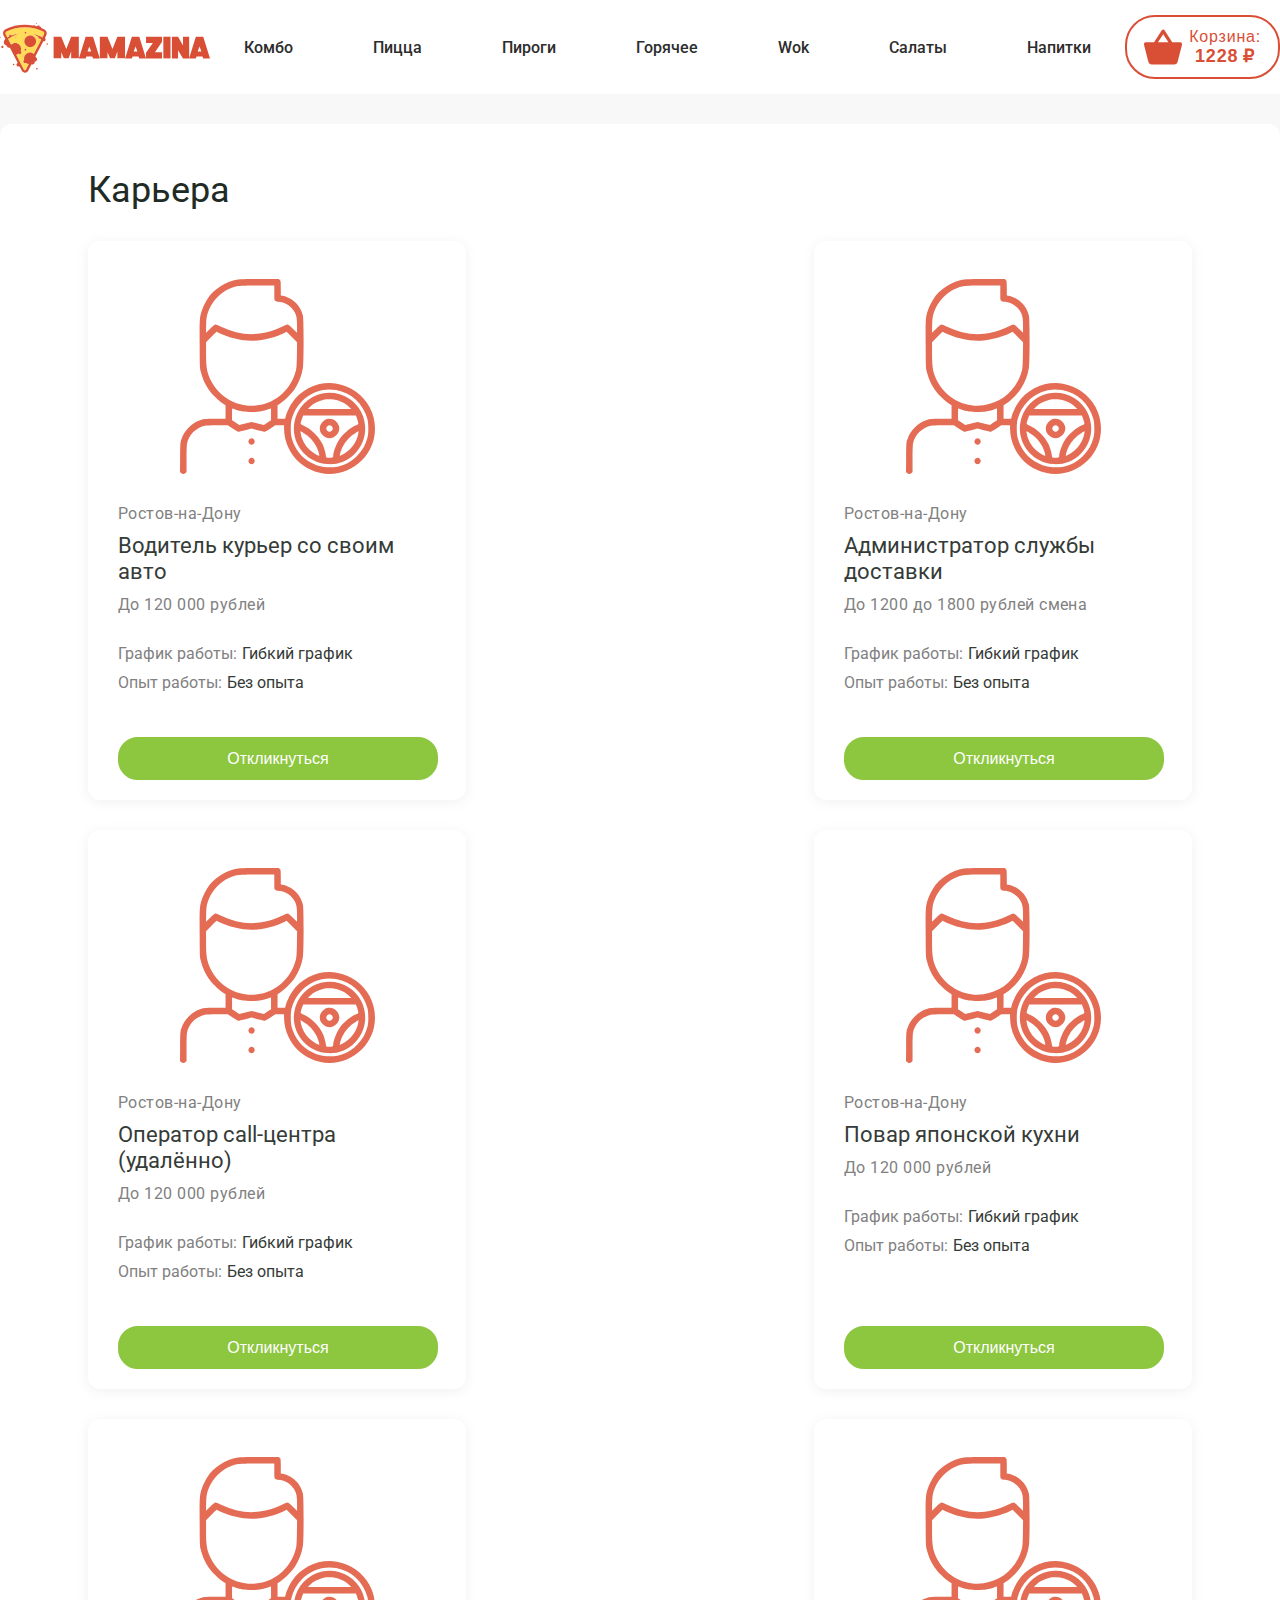
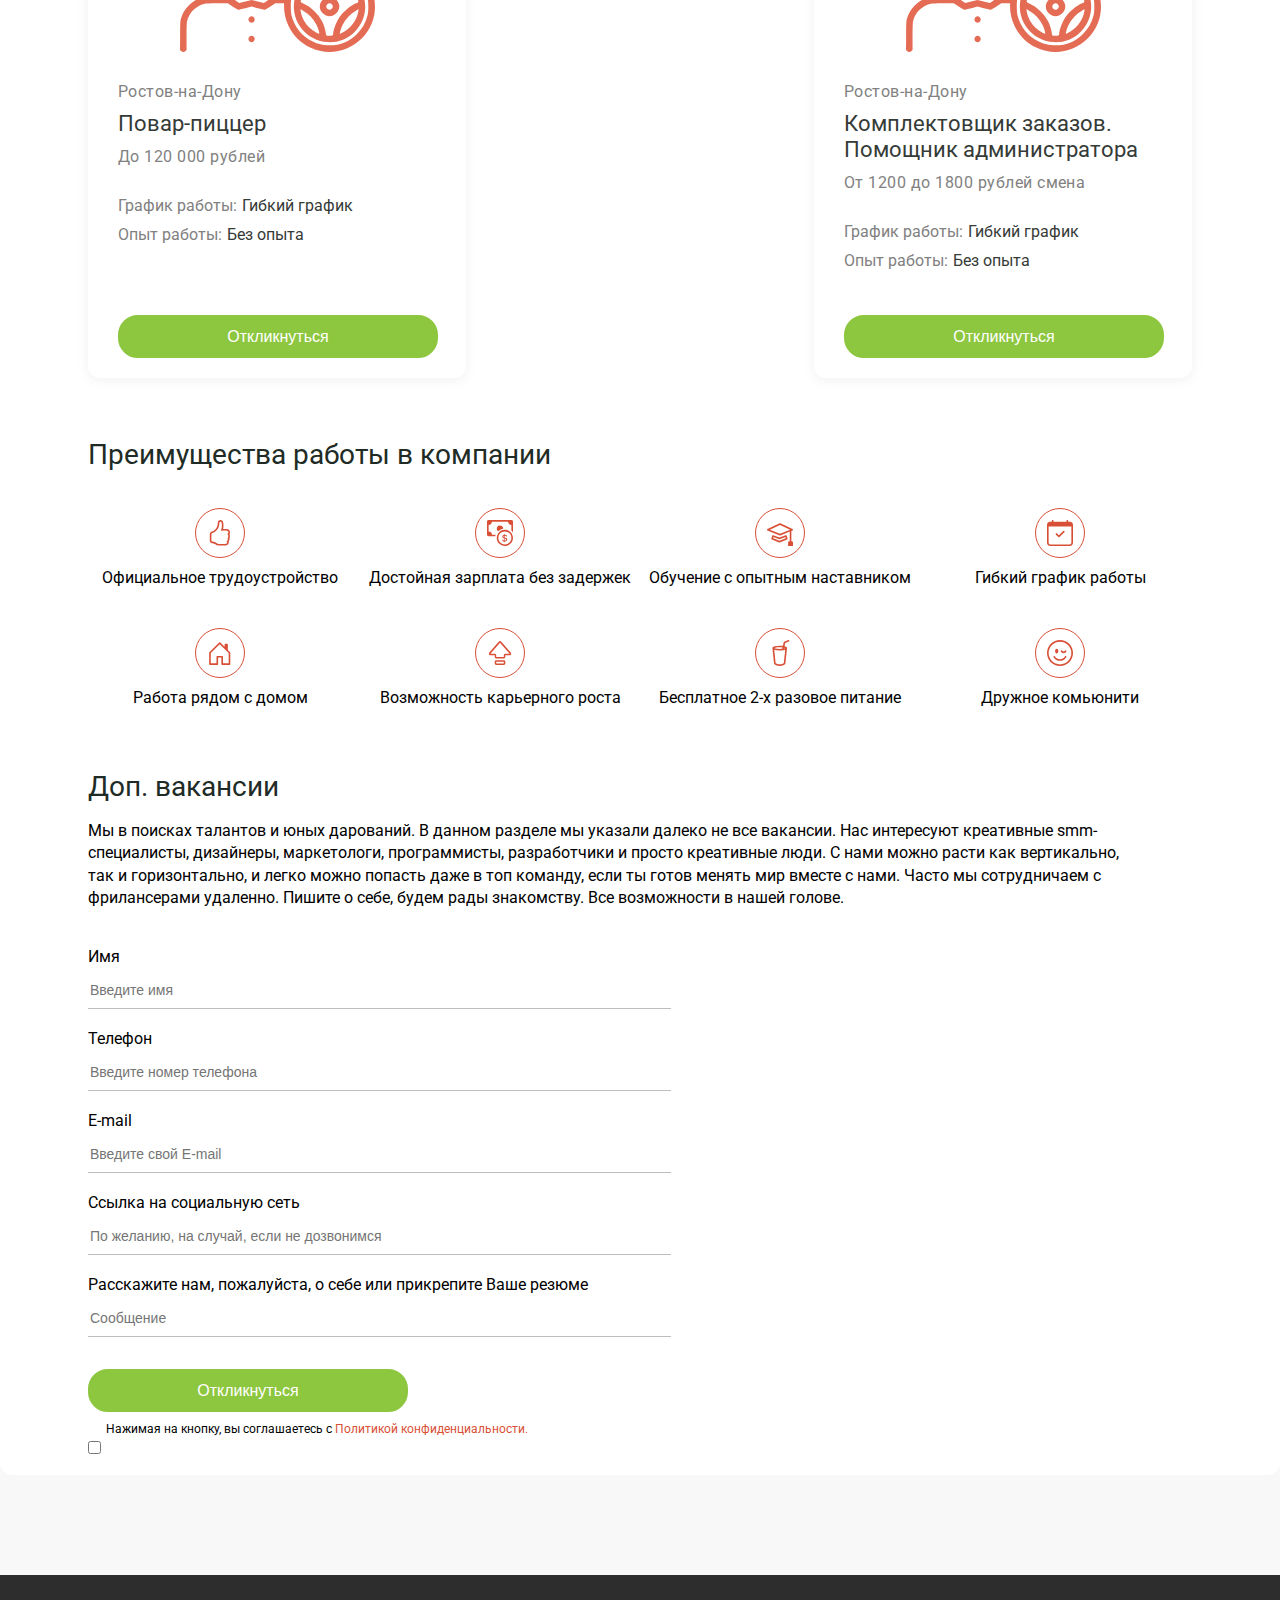
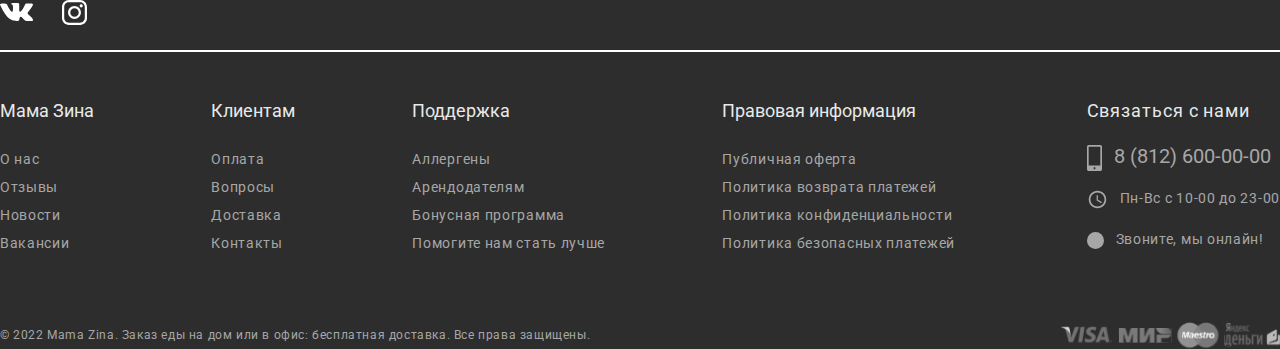
<file: desctop.html>
<!DOCTYPE html>
<html lang="en">

<head>
	<meta charset="UTF-8">
	<meta http-equiv="X-UA-Compatible" content="IE=edge">
	<meta name="viewport" content="width=device-width, initial-scale=1.0">
	<link rel="preconnect" href="https://fonts.googleapis.com">
	<link rel="preconnect" href="https://fonts.gstatic.com" crossorigin>
	<link
		href="https://fonts.googleapis.com/css2?family=Open+Sans:ital,wght@1,400;1,500;1,600;1,700&family=Roboto:wght@400;500&display=swap"
		rel="stylesheet">
	<meta name="viewport" content="width=device-width, initial-scale=1.0">
	<link rel="stylesheet" href="./assets/css/main.css">
	<title>MAMAZINA</title>
</head>

<body>

	<header>
		<div class="header-menu">
			<div class="wrapper-menu">
				<div class="burger"></div>
				<div class="menu-logo"><a href="#!"><img src="./assets/img/logo.svg" alt="logo"></a></div>
				<div class="menu-text">
					<ul>
						<li><a href="#!">Комбо</a></li>
						<li><a href="#!">Пицца</a></li>
						<li><a href="#!">Пироги</a></li>
						<li><a href="#!">Горячее</a></li>
						<li><a href="#!">Wok</a></li>
						<li><a href="#!">Салаты</a></li>
						<li><a href="#!">Напитки</a></li>
					</ul>
				</div>
				<div class="menu-btn">
					<button><svg width="38" height="36" viewBox="0 0 38 36" fill="none" xmlns="http://www.w3.org/2000/svg">
							<path
								d="M28.2385 13.3211L20.5688 1.211C20.2201 0.844023 19.6972 0.477051 19.1743 0.477051C18.6514 0.477051 18.1284 0.660537 17.7798 1.211L10.1101 13.3211H1.74312C0.697248 13.3211 0 14.055 0 15.156C0 15.3394 0 15.5229 0 15.7064L4.3578 32.7706C4.70642 34.2385 6.10092 35.5229 7.66972 35.5229H30.3303C31.8991 35.5229 33.2936 34.422 33.6422 32.7706L38 15.7064C38 15.5229 38 15.3394 38 15.156C38 14.055 37.3028 13.3211 36.2569 13.3211H28.2385ZM13.945 13.3211L19.1743 5.24769L24.4037 13.3211H13.945Z"
								fill="#D94F36" />
						</svg>
						<div class="basket"> Корзина:<div class="price">1228<span>₽</span></div>
						</div>
					</button>
				</div>
			</div>
		</div>
	</header>
	<!-- ==================================================================================================== -->
	<div class="rectangle">
		<div class="wrapper">
			<div class="career">Карьера</div>
			<div class="bloks">
				<div class="blok">
					<img src="./assets/img/driver 1.svg" alt="driver">
					<div class="blok-text">
						<div class="city">Ростов-на-Дону</div>
						<p>Водитель курьер со своим авто</p>
						<div class="price">До 120 000 рублей</div>
						<div class="graph">График работы:<span>Гибкий график</span></div>
						<div class="graph">Опыт работы:<span>Без опыта</span></div>
						<button class="btn">Откликнуться</button>
					</div>
				</div>
				<div class="blok">
					<img src="./assets/img/driver 1.svg" alt="driver">
					<div class="blok-text">
						<div class="city">Ростов-на-Дону</div>
						<p>Администратор службы доставки</p>
						<div class="price">До 1200 до 1800 рублей смена</div>
						<div class="graph">График работы:<span>Гибкий график</span></div>
						<div class="graph">Опыт работы:<span>Без опыта</span></div>
						<button class="btn">Откликнуться</button>
					</div>
				</div>
				<div class="blok">
					<img src="./assets/img/driver 1.svg" alt="driver">
					<div class="blok-text">
						<div class="city">Ростов-на-Дону</div>
						<p>Оператор саll-центра (удалённо)</p>
						<div class="price">До 120 000 рублей</div>
						<div class="graph">График работы:<span>Гибкий график</span></div>
						<div class="graph">Опыт работы:<span>Без опыта</span></div>
						<button class="btn">Откликнуться</button>
					</div>
				</div>
				<div class="blok">
					<img src="./assets/img/driver 1.svg" alt="driver">
					<div class="blok-text">
						<div class="city">Ростов-на-Дону</div>
						<p>Повар японской кухни</p>
						<div class="price">До 120 000 рублей</div>
						<div class="graph">График работы:<span>Гибкий график</span></div>
						<div class="graph">Опыт работы:<span>Без опыта</span></div>
						<button class="btn">Откликнуться</button>
					</div>
				</div>
				<div class="blok">
					<img class="driver" src="./assets/img/driver 1.svg" alt="driver">
					<div class="blok-text">
						<div class="city">Ростов-на-Дону</div>
						<p>Повар-пиццер</p>
						<div class="price">До 120 000 рублей</div>
						<div class="graph">График работы:<span>Гибкий график</span></div>
						<div class="graph">Опыт работы:<span>Без опыта</span></div>
						<button class="btn">Откликнуться</button>
					</div>
				</div>
				<div class="blok">
					<img src="./assets/img/driver 1.svg" alt="driver">
					<div class="blok-text">
						<div class="city">Ростов-на-Дону</div>
						<p>Комплектовщик заказов. Помощник администратора</p>
						<div class="price">От 1200 до 1800 рублей смена </div>
						<div class="graph">График работы:<span>Гибкий график</span></div>
						<div class="graph">Опыт работы:<span>Без опыта</span></div>
						<button class="btn">Откликнуться</button>
					</div>
				</div>
			</div>
		</div>
		<!-- ================================================================================================ -->
		<div class="wrapper">
			<div class="benefits">Преимущества работы в компании</div>
			<div class="groups">
				<div class="group">
					<div class="circle">
						<img src="./assets/img/circle.svg" alt="img">
					</div>
					<div class="job">Официальное трудоустройство</div>
				</div>
				<div class="group">
					<div class="circle">
						<img src="./assets/img/cash-coin.svg" alt="img">
					</div>
					<div class="job">Достойная зарплата без задержек</div>
				</div>
				<div class="group">
					<div class="circle">
						<img src="./assets/img/circle_3.svg" alt="img">
					</div>
					<div class="job">Обучение с опытным наставником</div>
				</div>
				<div class="group">
					<div class="circle">
						<img src="./assets/img/circle-4.svg" alt="img">
					</div>
					<div class="job">Гибкий график работы</div>
				</div>
				<div class="group">
					<div class="circle">
						<img src="./assets/img/circle-5.svg" alt="img">
					</div>
					<div class="job">Работа рядом с домом</div>
				</div>
				<div class="group">
					<div class="circle">
						<img src="./assets/img/circle-6.svg" alt="img">
					</div>
					<div class="job">Возможность карьерного роста</div>
				</div>
				<div class="group">
					<div class="circle">
						<img src="./assets/img/circle-7.svg" alt="img">
					</div>
					<div class="job">Бесплатное 2-х разовое питание</div>
				</div>
				<div class="group">
					<div class="circle">
						<img src="./assets/img/circle-8.svg" alt="img">
					</div>
					<div class="job">Дружное комьюнити</div>
				</div>
			</div>
		</div>
		<div class="wrapper">
			<div class="vacancies">Доп. вакансии</div>
			<p>Мы в поисках талантов и юных дарований. В данном разделе мы указали далеко не все вакансии. Нас интересуют
				креативные smm-специалисты, дизайнеры, маркетологи, программисты, разработчики и просто креативные люди. С
				нами можно расти как вертикально, так и горизонтально, и легко можно попасть даже в топ команду, если ты
				готов менять мир вместе с нами. Часто мы сотрудничаем с фрилансерами удаленно. Пишите о себе, будем рады
				знакомству. Все возможности в нашей голове.
			</p>
			<form>
				<label for="text">Имя</label>
				<input type="text" placeholder="Введите имя">
				<label for="text">Телефон</label>
				<input type="text" placeholder="Введите номер телефона">
				<label for="text">E-mail</label>
				<input type="text" placeholder="Введите cвой E-mail">
				<label for="text">Ссылка на социальную сеть</label>
				<input type="text" placeholder="По желанию, на случай, если не дозвонимся">
				<label for="text">Расскажите нам, пожалуйста, о себе или прикрепите Ваше резюме</label>
				<input type="text" placeholder="Сообщение">
				<button>Откликнуться</button>
			</form>
			<label class="label">
				<input type="checkbox">
				<p>Нажимая на кнопку, вы соглашаетесь с <a href="#!">Политикой конфиденциальности.</a></p>
			</label>
		</div>
	</div>

	<footer>
		<div class="wrapper">
			<div class="seti">
				<a href="#!"><img src="./assets/img/vk.svg" alt="vk"></a>
				<a href="#!"><img src="./assets/img/insta.svg" alt="insta"></a>
			</div>
			<div class="line"></div>
			<div class="footer-block">
				<div class="footer-text">
					<div class="list">
						<div class="text">Мама Зина</div>
						<ul>
							<li><a href="#!">О нас</a></li>
							<li><a href="#!">Отзывы</a></li>
							<li><a href="#!">Новости</a></li>
							<li><a href="#!">Вакансии</a></li>
						</ul>
					</div>
					<div class="list">
						<div class="text">Клиентам</div>
						<ul>
							<li><a href="#!">Оплата</a></li>
							<li><a href="#!">Вопросы</a></li>
							<li><a href="#!">Доставка</a></li>
							<li><a href="#!">Контакты</a></li>
						</ul>
					</div>
					<div class="list">
						<div class="text">Поддержка</div>
						<ul>
							<li><a href="#!">Аллергены</a></li>
							<li><a href="#!">Арендодателям</a></li>
							<li><a href="#!">Бонусная программа</a></li>
							<li><a href="#!">Помогите нам стать лучше</a></li>
						</ul>
					</div>
					<div class="list">
						<div class="text">Правовая информация</div>
						<ul>
							<li><a href="#!">Публичная оферта</a></li>
							<li><a href="#!">Политика возврата платежей</a></li>
							<li><a href="#!">Политика конфиденциальности</a></li>
							<li><a href="#!">Политика безопасных платежей</a></li>
						</ul>
					</div>
				</div>
				<div class="connections">
					<div class="connection">Связаться с нами</div>
					<div class="phone"><img src="./assets/img/phone.svg" alt="pnone"><a href="#!">8 (812) 600-00-00</a></div>
					<div class="clock"><img src="./assets/img/clock.svg" alt="pnone">Пн-Вс с 10-00 до 23-00</div>
					<div class="call"><img src="./assets/img/call.svg" alt="pnone">Звоните, мы онлайн!</div>
				</div>
			</div>
			<div class="footer-info">
				<p>© 2022 Mama Zina. Заказ еды на дом или в офис: бесплатная доставка. Все права защищены.</p>
				<div class="card">
					<img src="./assets/img/visa.svg" alt="visa">
					<img src="./assets/img/mir.svg" alt="mir">
					<img src="./assets/img/maestro-card.svg" alt="maestro-card">
					<img src="./assets/img/yandex-money.svg" alt="yandex-money">
				</div>
			</div>
		</div>
	</footer>


	<div class="popup popup-arenda-form">
		<div class="popup-dialog">
			<div class="popup-content">
				<div class="popup-close">
					<span class="top-line"></span>
					<span class="bottom-line"></span>
				</div>
				<div class="form-popup">
					<div class="title-popup">Откликнуться на вакансию</div>
					<form>
						<label for="text">Имя</label>
						<input type="text" placeholder="Введите имя">
						<label for="text">Телефон</label>
						<input type="text" placeholder="Введите номер телефона">
						<label for="text">E-mail</label>
						<input type="text" placeholder="Введите cвой E-mail">
						<label for="text">Ссылка на социальную сеть</label>
						<input type="text" placeholder="По желанию, на случай, если не дозвонимся">
						<label for="text">Расскажите нам, пожалуйста, о себе или прикрепите Ваше резюме</label>
						<input type="text" placeholder="Сообщение">
						<button>Откликнуться</button>
						<label class="label">
							<div class="checkbox"><input type="checkbox"></div>
							<p>Нажимая на кнопку, вы соглашаетесь с <a href="#!">Политикой конфиденциальности.</a></p>
						</label>
					</form>
				</div>
			</div>
		</div>
	</div>


	<script src="./assets/js/jquery.js"></script>
	<script src="./assets/js/slick.js"></script>

	<script src="./assets/js/main.js"></script>

</body>

</html>
</file>
<file: assets/css/main.css>
@charset "UTF-8";
/* Slider */
.slick-loading .slick-list {
  background: #fff url("./ajax-loader.gif") center center no-repeat;
}

/* Icons */
@font-face {
  font-family: "slick";
  src: url("./fonts/slick.eot");
  src: url("./fonts/slick.eot?#iefix") format("embedded-opentype"), url("./fonts/slick.woff") format("woff"), url("./fonts/slick.ttf") format("truetype"), url("./fonts/slick.svg#slick") format("svg");
  font-weight: normal;
  font-style: normal;
}

/* Arrows */
.slick-prev,
.slick-next {
  position: absolute;
  display: block;
  height: 20px;
  width: 20px;
  line-height: 0px;
  font-size: 0px;
  cursor: pointer;
  background: transparent;
  color: transparent;
  top: 50%;
  -webkit-transform: translate(0, -50%);
  transform: translate(0, -50%);
  padding: 0;
  border: none;
  outline: none;
}

.slick-prev:hover, .slick-prev:focus,
.slick-next:hover,
.slick-next:focus {
  outline: none;
  background: transparent;
  color: transparent;
}

.slick-prev:hover:before, .slick-prev:focus:before,
.slick-next:hover:before,
.slick-next:focus:before {
  opacity: 1;
}

.slick-prev.slick-disabled:before,
.slick-next.slick-disabled:before {
  opacity: 0.25;
}

.slick-prev:before,
.slick-next:before {
  font-family: "slick";
  font-size: 20px;
  line-height: 1;
  color: white;
  opacity: 0.75;
  -webkit-font-smoothing: antialiased;
  -moz-osx-font-smoothing: grayscale;
}

.slick-prev {
  left: -25px;
}

[dir="rtl"] .slick-prev {
  left: auto;
  right: -25px;
}

.slick-prev:before {
  content: "←";
}

[dir="rtl"] .slick-prev:before {
  content: "→";
}

.slick-next {
  right: -25px;
}

[dir="rtl"] .slick-next {
  left: -25px;
  right: auto;
}

.slick-next:before {
  content: "→";
}

[dir="rtl"] .slick-next:before {
  content: "←";
}

/* Dots */
.slick-dotted.slick-slider {
  margin-bottom: 30px;
}

.slick-dots {
  position: absolute;
  bottom: -25px;
  list-style: none;
  display: block;
  text-align: center;
  padding: 0;
  margin: 0;
  width: 100%;
}

.slick-dots li {
  position: relative;
  display: inline-block;
  height: 20px;
  width: 20px;
  margin: 0 5px;
  padding: 0;
  cursor: pointer;
}

.slick-dots li button {
  border: 0;
  background: transparent;
  display: block;
  height: 20px;
  width: 20px;
  outline: none;
  line-height: 0px;
  font-size: 0px;
  color: transparent;
  padding: 5px;
  cursor: pointer;
}

.slick-dots li button:hover, .slick-dots li button:focus {
  outline: none;
}

.slick-dots li button:hover:before, .slick-dots li button:focus:before {
  opacity: 1;
}

.slick-dots li button:before {
  position: absolute;
  top: 0;
  left: 0;
  content: "•";
  width: 20px;
  height: 20px;
  font-family: "slick";
  font-size: 6px;
  line-height: 20px;
  text-align: center;
  color: black;
  opacity: 0.25;
  -webkit-font-smoothing: antialiased;
  -moz-osx-font-smoothing: grayscale;
}

.slick-dots li.slick-active button:before {
  color: black;
  opacity: 0.75;
}

/* Slider */
.slick-slider {
  position: relative;
  display: block;
  -webkit-box-sizing: border-box;
          box-sizing: border-box;
  -webkit-touch-callout: none;
  -webkit-user-select: none;
  -moz-user-select: none;
  -ms-user-select: none;
  user-select: none;
  -ms-touch-action: pan-y;
  touch-action: pan-y;
  -webkit-tap-highlight-color: transparent;
}

.slick-list {
  position: relative;
  overflow: hidden;
  display: block;
  margin: 0;
  padding: 0;
}

.slick-list:focus {
  outline: none;
}

.slick-list.dragging {
  cursor: pointer;
  cursor: hand;
}

.slick-slider .slick-track,
.slick-slider .slick-list {
  -webkit-transform: translate3d(0, 0, 0);
  transform: translate3d(0, 0, 0);
}

.slick-track {
  position: relative;
  left: 0;
  top: 0;
  display: block;
  margin-left: auto;
  margin-right: auto;
}

.slick-track:before, .slick-track:after {
  content: "";
  display: table;
}

.slick-track:after {
  clear: both;
}

.slick-loading .slick-track {
  visibility: hidden;
}

.slick-slide {
  float: left;
  height: 100%;
  min-height: 1px;
  display: none;
}

[dir="rtl"] .slick-slide {
  float: right;
}

.slick-slide img {
  display: block;
}

.slick-slide.slick-loading img {
  display: none;
}

.slick-slide.dragging img {
  pointer-events: none;
}

.slick-initialized .slick-slide {
  display: block;
}

.slick-loading .slick-slide {
  visibility: hidden;
}

.slick-vertical .slick-slide {
  display: block;
  height: auto;
  border: 1px solid transparent;
}

.slick-arrow.slick-hidden {
  display: none;
}

html, body, div, span, applet, object, iframe,
h1, h2, h3, h4, h5, h6, p, blockquote, pre,
a, abbr, acronym, address, big, cite, code,
del, dfn, em, img, ins, kbd, q, s, samp,
small, strike, strong, sub, sup, tt, var,
b, u, i, center,
dl, dt, dd, ol, ul, li,
fieldset, form, label, legend,
table, caption, tbody, tfoot, thead, tr, th, td,
article, aside, canvas, details, embed,
figure, figcaption, footer, header, hgroup,
menu, nav, output, ruby, section, summary,
time, mark, audio, video {
  margin: 0;
  padding: 0;
  font-size: 100%;
  vertical-align: baseline;
}

a {
  text-decoration: none;
}

a:active, a:hover {
  outline: 0;
}

ul, li {
  list-style-type: none;
  margin: 0;
  padding: 0;
}

h1, h2, h3, h4, h5, h6 {
  font-size: 100%;
  font-weight: normal;
}

html {
  -webkit-box-sizing: border-box;
          box-sizing: border-box;
}

*, *:before, *:after {
  -webkit-box-sizing: border-box;
          box-sizing: border-box;
}

:focus {
  outline: 0;
}

img, audio, video {
  max-width: 100%;
  height: auto;
}

audio, canvas, iframe, video, img, svg {
  vertical-align: middle;
}

iframe {
  border: 0;
}

textarea {
  resize: none;
  /*remove the resize handle on the bottom right*/
  overflow: auto;
  vertical-align: top;
  box-shadow: none;
  -webkit-box-shadow: none;
  -moz-box-shadow: none;
}

input, textarea, select, button {
  outline: none;
  border: none;
  font-size: 100%;
  margin: 0;
}

button, input {
  line-height: normal;
}

table {
  border-collapse: collapse;
  border-spacing: 0;
}

td, th {
  padding: 0;
}

body {
  font-family: "Open Sans", sans-serif;
  font-family: "Roboto", sans-serif;
  background: #F8F8F8;
}

body a {
  color: #202020;
}

.wrapper {
  max-width: 1370px;
  margin: 0 auto;
}

.slick-dots li button:before {
  content: '';
  width: 10px;
  height: 10px;
  background-color: #202020;
  border-radius: 20px;
}

.slick-dots {
  bottom: 30px;
}

header {
  margin-bottom: 30px;
}

header .header-menu {
  background-color: #ffffff;
}

header .header-menu .wrapper-menu {
  display: -webkit-box;
  display: -ms-flexbox;
  display: flex;
  -webkit-box-pack: justify;
      -ms-flex-pack: justify;
          justify-content: space-between;
  width: 100%;
  max-width: 1368px;
  margin: 0 auto;
  -webkit-box-align: center;
      -ms-flex-align: center;
          align-items: center;
  padding: 15px 0;
}

header .header-menu .burger {
  display: none;
}

header .header-menu .menu-logo {
  width: 210px;
  height: 50px;
}

header .header-menu .menu-text ul {
  display: -webkit-box;
  display: -ms-flexbox;
  display: flex;
}

header .header-menu .menu-text ul li:not(:last-child) {
  margin-right: 80px;
}

header .header-menu .menu-text ul li a {
  font-weight: 500;
  font-size: 16px;
  line-height: 19px;
  color: #2d2d2d;
}

header .header-menu .menu-text ul li a:hover {
  color: #d94f36;
  -webkit-transition: all 300ms ease;
  transition: all 300ms ease;
}

header .header-menu .menu-btn button {
  cursor: pointer;
  padding: 10px 17px;
  border: 2px solid #d94f36;
  color: #d94f36;
  font-weight: 500;
  font-size: 16px;
  line-height: 19px;
  -webkit-box-sizing: border-box;
          box-sizing: border-box;
  border-radius: 30px;
  background-color: #ffffff;
  display: -webkit-box;
  display: -ms-flexbox;
  display: flex;
  -webkit-box-align: center;
      -ms-flex-align: center;
          align-items: center;
}

header .header-menu .menu-btn button .basket {
  padding-left: 7px;
  letter-spacing: 0.05em;
}

header .header-menu .menu-btn button .basket .price {
  font-weight: 700;
  font-size: 18px;
  line-height: 21px;
}

header .header-menu .menu-btn button .basket .price span {
  padding-left: 5px;
}

header .header-menu .menu-btn button:hover {
  background: #f8f8f8;
  -webkit-transition: all 300ms ease;
  transition: all 300ms ease;
}

.rectangle {
  border-radius: 12px;
  background-color: #ffffff;
  width: 100%;
  max-width: 1370px;
  margin: 0 auto;
  margin-bottom: 100px;
}

.rectangle .wrapper {
  padding: 0 88px;
}

.rectangle .wrapper .career {
  font-weight: 400;
  font-size: 36px;
  line-height: 42px;
  color: #212b25;
  padding-top: 45px;
}

.rectangle .wrapper .bloks {
  display: -webkit-box;
  display: -ms-flexbox;
  display: flex;
  -webkit-box-pack: justify;
      -ms-flex-pack: justify;
          justify-content: space-between;
  -ms-flex-wrap: wrap;
      flex-wrap: wrap;
  margin-bottom: 60px;
}

.rectangle .wrapper .bloks .blok {
  position: relative;
  width: 378px;
  height: 559px;
  -webkit-box-shadow: 0px 2px 12px rgba(129, 129, 129, 0.12);
          box-shadow: 0px 2px 12px rgba(129, 129, 129, 0.12);
  border-radius: 12px;
  padding: 38px 30px 20px 30px;
  margin-top: 30px;
}

.rectangle .wrapper .bloks .blok img {
  width: 195px;
  height: 195px;
  display: block;
  -o-object-fit: contain;
     object-fit: contain;
  -o-object-position: center;
     object-position: center;
  margin: 0 auto;
  margin-bottom: 30px;
}

.rectangle .wrapper .bloks .blok .blok-text .city {
  letter-spacing: 0.03em;
  font-weight: 400;
  font-size: 16px;
  line-height: 19px;
  color: #818181;
  margin-bottom: 10px;
}

.rectangle .wrapper .bloks .blok .blok-text p {
  font-weight: 400;
  font-size: 22px;
  line-height: 26px;
  color: #353b37;
  margin-bottom: 10px;
}

.rectangle .wrapper .bloks .blok .blok-text .price {
  letter-spacing: 0.03em;
  font-weight: 400;
  font-size: 16px;
  line-height: 19px;
  color: #818181;
  margin-bottom: 30px;
}

.rectangle .wrapper .bloks .blok .blok-text .graph {
  color: #818181;
  margin-bottom: 10px;
}

.rectangle .wrapper .bloks .blok .blok-text .graph span {
  color: #353b37;
  padding-left: 5px;
  -webkit-transition: all 300ms ease;
  transition: all 300ms ease;
}

.rectangle .wrapper .bloks .blok .blok-text button {
  position: absolute;
  cursor: pointer;
  font-weight: 500;
  font-size: 16px;
  line-height: 19px;
  color: #ffffff;
  padding: 10px 0;
  background: #8dc63f;
  border-radius: 20px;
  margin-top: 12px;
  border: 2px solid #8dc63f;
  bottom: 20px;
  width: 320px;
}

.rectangle .wrapper .bloks .blok .blok-text button:hover {
  border: 2px solid #8dc63f;
  background-color: #ffffff;
  color: #8dc63f;
}

.rectangle .wrapper .benefits {
  font-weight: 400;
  font-size: 28px;
  line-height: 33px;
  color: #212b25;
  margin-bottom: 37px;
}

.rectangle .wrapper .groups {
  display: -webkit-box;
  display: -ms-flexbox;
  display: flex;
  -webkit-box-pack: justify;
      -ms-flex-pack: justify;
          justify-content: space-between;
  -ms-flex-wrap: wrap;
      flex-wrap: wrap;
  position: relative;
}

.rectangle .wrapper .groups .group {
  width: 100%;
  max-width: 264px;
  height: 80px;
  margin-bottom: 40px;
}

.rectangle .wrapper .groups .group .circle {
  margin: 0 auto;
  width: 50px;
  height: 50px;
  border: 1.4px solid #d94f36;
  border-radius: 50%;
  margin-bottom: 10px;
  display: -webkit-box;
  display: -ms-flexbox;
  display: flex;
  -webkit-box-align: center;
      -ms-flex-align: center;
          align-items: center;
  -webkit-box-pack: center;
      -ms-flex-pack: center;
          justify-content: center;
}

.rectangle .wrapper .groups .group .circle img {
  width: 26px;
  height: 26px;
}

.rectangle .wrapper .groups .group .job {
  font-weight: 400;
  font-size: 16px;
  line-height: 19px;
  color: #000000;
  text-align: center;
}

.rectangle .wrapper .vacancies {
  font-weight: 400;
  font-size: 28px;
  line-height: 33px;
  color: #212b25;
  margin-top: 22px;
  margin-bottom: 17px;
}

.rectangle .wrapper p {
  font-weight: 400;
  font-size: 16px;
  line-height: 140%;
  color: #000000;
  width: 100%;
  max-width: 1050px;
  margin-bottom: 37px;
}

.rectangle .wrapper form {
  display: -webkit-box;
  display: -ms-flexbox;
  display: flex;
  -webkit-box-orient: vertical;
  -webkit-box-direction: normal;
      -ms-flex-direction: column;
          flex-direction: column;
  width: 100%;
  max-width: 583px;
  margin-bottom: 8px;
}

.rectangle .wrapper form label {
  font-weight: 400;
  font-size: 16px;
  line-height: 19px;
  color: #000000;
  margin-bottom: 15px;
}

.rectangle .wrapper form input {
  font-weight: 400;
  font-size: 14px;
  line-height: 16px;
  color: #000;
  padding-bottom: 10px;
  border-bottom: 1px solid #bdbdbd;
  margin-bottom: 20px;
}

.rectangle .wrapper button {
  cursor: pointer;
  font-weight: 500;
  font-size: 16px;
  line-height: 19px;
  color: #ffffff;
  padding: 10px 0;
  background: #8dc63f;
  border-radius: 20px;
  border: 2px solid #8dc63f;
  width: 320px;
  -webkit-transition: all 300ms ease;
  transition: all 300ms ease;
  margin-top: 12px;
}

.rectangle .wrapper button:hover {
  border: 2px solid #8dc63f;
  background-color: #ffffff;
  color: #8dc63f;
  -webkit-transition: all 300ms ease;
  transition: all 300ms ease;
}

.rectangle .wrapper .label {
  display: -webkit-box;
  display: -ms-flexbox;
  display: flex;
}

.rectangle .wrapper .label input[type="text"] {
  border-radius: 50%;
  text-align: center;
  cursor: pointer;
}

.rectangle .wrapper .label p {
  font-weight: 400;
  font-size: 12px;
  line-height: 150%;
  padding-left: 5px;
}

.rectangle .wrapper .label p a {
  color: #d94f36;
}

.rectangle .wrapper .label p a:hover {
  text-decoration: underline;
}

footer {
  background-color: #2d2d2d;
  padding-top: 25px;
}

footer .wrapper {
  width: 100%;
}

footer .wrapper .seti a {
  margin-bottom: 22px;
}

footer .wrapper .seti a:not(:last-child) {
  margin-right: 25px;
}

footer .wrapper .line {
  margin-top: 25px;
  margin-bottom: 45px;
  border: 0.6px solid #ffffff;
}

footer .wrapper .footer-block {
  display: -webkit-box;
  display: -ms-flexbox;
  display: flex;
  -webkit-box-pack: justify;
      -ms-flex-pack: justify;
          justify-content: space-between;
  margin-bottom: 65px;
}

footer .wrapper .footer-block .footer-text {
  display: -webkit-box;
  display: -ms-flexbox;
  display: flex;
  -webkit-box-pack: justify;
      -ms-flex-pack: justify;
          justify-content: space-between;
  width: 100%;
  max-width: 955px;
}

footer .wrapper .footer-block .footer-text .list .text {
  font-weight: 400;
  font-size: 18px;
  line-height: 28px;
  color: #e9e9e9;
  margin-bottom: 20px;
}

footer .wrapper .footer-block .footer-text .list ul li a {
  font-weight: 400;
  font-size: 14px;
  line-height: 28px;
  letter-spacing: 0.05em;
  color: #a7a7a7;
}

footer .wrapper .footer-block .footer-text .list ul li a:hover {
  text-decoration: underline;
}

footer .wrapper .footer-block .connections {
  -webkit-box-align: center;
      -ms-flex-align: center;
          align-items: center;
}

footer .wrapper .footer-block .connections .connection {
  font-weight: 400;
  font-size: 18px;
  line-height: 28px;
  letter-spacing: 0.05em;
  color: #e9e9e9;
  margin-bottom: 17px;
}

footer .wrapper .footer-block .connections .phone {
  margin-bottom: 13px;
}

footer .wrapper .footer-block .connections .phone a {
  font-weight: 400;
  font-size: 20px;
  line-height: 28px;
  -webkit-box-align: center;
      -ms-flex-align: center;
          align-items: center;
  color: #a7a7a7;
}

footer .wrapper .footer-block .connections .phone a:hover {
  text-decoration: underline;
}

footer .wrapper .footer-block .connections .phone img {
  margin-right: 12px;
}

footer .wrapper .footer-block .connections .clock {
  font-weight: 400;
  font-size: 14px;
  line-height: 28px;
  letter-spacing: 0.05em;
  color: #a7a7a7;
  margin-bottom: 13px;
}

footer .wrapper .footer-block .connections .clock img {
  margin-right: 12px;
}

footer .wrapper .footer-block .connections .call {
  font-weight: 400;
  font-size: 14px;
  line-height: 28px;
  letter-spacing: 0.05em;
  color: #a7a7a7;
}

footer .wrapper .footer-block .connections .call img {
  margin-right: 12px;
}

footer .wrapper .footer-info {
  display: -webkit-box;
  display: -ms-flexbox;
  display: flex;
  -webkit-box-pack: justify;
      -ms-flex-pack: justify;
          justify-content: space-between;
  -webkit-box-align: center;
      -ms-flex-align: center;
          align-items: center;
}

footer .wrapper .footer-info p {
  font-weight: 400;
  font-size: 12px;
  line-height: 14px;
  letter-spacing: 0.05em;
  color: #a7a7a7;
}

.popup {
  display: none;
  position: fixed;
  left: 0;
  top: 0;
  right: 0;
  width: 100%;
  height: 100%;
  z-index: 900;
  overflow-y: scroll;
  background: rgba(0, 0, 0, 0.3);
}

.popup.popup-password-recovery.active {
  display: block;
}

.popup.popup-payment {
  display: block;
}

.popup .popup-dialog {
  display: -webkit-box;
  display: -ms-flexbox;
  display: flex;
  -webkit-box-pack: center;
      -ms-flex-pack: center;
          justify-content: center;
  -webkit-box-align: center;
      -ms-flex-align: center;
          align-items: center;
  margin: 70px auto;
  position: relative;
  width: 100%;
}

.popup .popup-content {
  position: relative;
  background: #ffffff;
  border-radius: 30px;
  width: 100%;
  max-width: 440px;
  background-image: url(./img/right-bottom.svg);
  background-position: right bottom;
  background-repeat: no-repeat;
}

.popup .popup-content .popup-close {
  background: #2D2D2D;
  border-radius: 50%;
  position: absolute;
  right: 27px;
  top: 27px;
  width: 33px;
  height: 33px;
  z-index: 100;
  cursor: pointer;
  -webkit-transition: all 300ms ease;
  transition: all 300ms ease;
  border: 4px solid #fff;
}

.popup .popup-content .popup-close:hover {
  -webkit-transition: all 300ms ease;
  transition: all 300ms ease;
  border: 4px solid #2D2D2D;
}

.popup .popup-content .popup-close:active {
  background-color: #8dc63f;
}

.popup .popup-content .popup-close span {
  display: block;
  width: 18px;
  height: 1.5px;
  background: #323534;
  -webkit-transition: all 0.1s ease;
  transition: all 0.1s ease;
}

.popup .popup-content .popup-close .top-line {
  -webkit-transform: rotate(45deg) translate(11px, 5px);
          transform: rotate(45deg) translate(11px, 5px);
  background-color: #fff;
}

.popup .popup-content .popup-close .bottom-line {
  -webkit-transform: rotate(-45deg) translate(-4px, 9px);
          transform: rotate(-45deg) translate(-4px, 9px);
  background-color: #fff;
}

.popup .popup-content .form-popup {
  padding: 40px 30px 30px 30px;
  -webkit-box-sizing: border-box;
          box-sizing: border-box;
  position: relative;
}

.popup .popup-content .form-popup.form-popup-payment {
  display: -webkit-box;
  display: -ms-flexbox;
  display: flex;
  -webkit-box-pack: center;
      -ms-flex-pack: center;
          justify-content: center;
  -webkit-box-align: center;
      -ms-flex-align: center;
          align-items: center;
  -webkit-box-orient: vertical;
  -webkit-box-direction: normal;
      -ms-flex-direction: column;
          flex-direction: column;
  padding-top: 100px;
  padding-bottom: 100px;
}

.popup .popup-content .form-popup.form-popup-payment .icon {
  margin-bottom: 15px;
}

.popup .popup-content .form-popup.form-popup-payment .icon svg {
  width: 67px;
}

.popup .popup-content .form-popup.form-popup-payment .title-popup {
  font-weight: 400;
  font-size: 28px;
  line-height: 33px;
  text-align: center;
}

.popup .popup-content .form-popup.form-popup-payment .sub-title-popup {
  font-size: 19px;
  line-height: 26px;
  text-align: center;
  color: #16161b;
}

.popup .popup-content .form-popup .title-popup {
  font-weight: 400;
  font-size: 28px;
  line-height: 33px;
  color: #212b25;
  margin-top: 40px;
  margin-bottom: 8px;
}

.popup .popup-content .form-popup form {
  display: -webkit-box;
  display: -ms-flexbox;
  display: flex;
  -webkit-box-orient: vertical;
  -webkit-box-direction: normal;
      -ms-flex-direction: column;
          flex-direction: column;
}

.popup .popup-content .form-popup form label {
  font-weight: 400;
  font-size: 16px;
  line-height: 19px;
  color: #000;
  margin-bottom: 15px;
}

.popup .popup-content .form-popup form input {
  font-weight: 400;
  font-size: 14px;
  line-height: 16px;
  color: #000;
  border-bottom: 1px solid #bdbdbd;
  margin-bottom: 40px;
  padding-bottom: 10px;
}

.popup .popup-content .form-popup form button {
  cursor: pointer;
  font-weight: 500;
  font-size: 16px;
  line-height: 19px;
  color: #ffffff;
  padding: 10px 0;
  background: #8dc63f;
  border-radius: 20px;
  border: 2px solid #8dc63f;
  width: 320px;
  -webkit-transition: all 300ms ease;
  transition: all 300ms ease;
  margin-bottom: 8px;
}

.popup .popup-content .form-popup form button:hover {
  border: 2px solid #8dc63f;
  background-color: #ffffff;
  color: #8dc63f;
  -webkit-transition: all 300ms ease;
  transition: all 300ms ease;
}

.popup .popup-content .form-popup form .label {
  display: -webkit-box;
  display: -ms-flexbox;
  display: flex;
  width: 100%;
  max-width: 240px;
  -webkit-box-align: center;
      -ms-flex-align: center;
          align-items: center;
}

.popup .popup-content .form-popup form .label input {
  margin-right: 10px;
}

.popup .popup-content .form-popup form .label p {
  font-weight: 400;
  font-size: 12px;
  line-height: 150%;
  color: #000;
}

.popup .popup-content .form-popup form .label p a {
  color: #d94f36;
}

.popup .popup-content .form-popup form .label p a:hover {
  text-decoration: underline;
}

.popup .popup-content .form-popup .subtitle-popup {
  font-size: 14px;
  line-height: 19px;
  margin-bottom: 20px;
  color: #16161b;
}

.top-menu {
  border-radius: 12px;
  background-color: #f8f8f8;
}

.top-menu .wrapper .menu-top {
  display: -webkit-box;
  display: -ms-flexbox;
  display: flex;
  -webkit-box-pack: justify;
      -ms-flex-pack: justify;
          justify-content: space-between;
  -ms-flex-wrap: wrap;
      flex-wrap: wrap;
  margin-bottom: 125px;
}

.top-menu .wrapper .menu-top .range {
  margin-bottom: 30px;
}

.top-menu .wrapper .menu-top .range img {
  width: 320px;
  height: 320px;
  border-radius: 12px;
  display: block;
  -o-object-fit: contain;
     object-fit: contain;
  -o-object-position: center;
     object-position: center;
}

.top-menu .wrapper .menu-buttum {
  display: -webkit-box;
  display: -ms-flexbox;
  display: flex;
  -webkit-box-pack: justify;
      -ms-flex-pack: justify;
          justify-content: space-between;
  -ms-flex-wrap: wrap;
      flex-wrap: wrap;
  margin-bottom: 170px;
}

.top-menu .wrapper .menu-buttum .range {
  margin-bottom: 30px;
}

.top-menu .wrapper .menu-buttum .range img {
  width: 320px;
  height: 320px;
  border-radius: 12px;
  display: block;
  -o-object-fit: contain;
     object-fit: contain;
  -o-object-position: center;
     object-position: center;
}

.top-menu .wrapper .popular-block .popular-text {
  font-weight: 400;
  font-size: 28px;
  line-height: 33px;
  color: #212b25;
  margin-bottom: 37px;
}

.top-menu .wrapper .popular-block .range-block .block-picca {
  width: 320px;
  height: 396px;
  background: #ffffff;
  border-radius: 12px;
}

.top-menu .wrapper .popular-block .range-block .block-picca .picca img {
  width: 320px;
  height: 270px;
  display: block;
  -o-object-fit: contain;
     object-fit: contain;
  -o-object-position: center;
     object-position: center;
  margin-bottom: 23px;
}

.top-menu .wrapper .popular-block .range-block .block-picca .product {
  padding: 0 28px;
}

.top-menu .wrapper .popular-block .range-block .block-picca .product .city {
  display: -webkit-box;
  display: -ms-flexbox;
  display: flex;
  -webkit-box-pack: justify;
      -ms-flex-pack: justify;
          justify-content: space-between;
  font-weight: 400;
  font-size: 22px;
  line-height: 26px;
  color: #212B25;
  margin-bottom: 20px;
}
</file>
